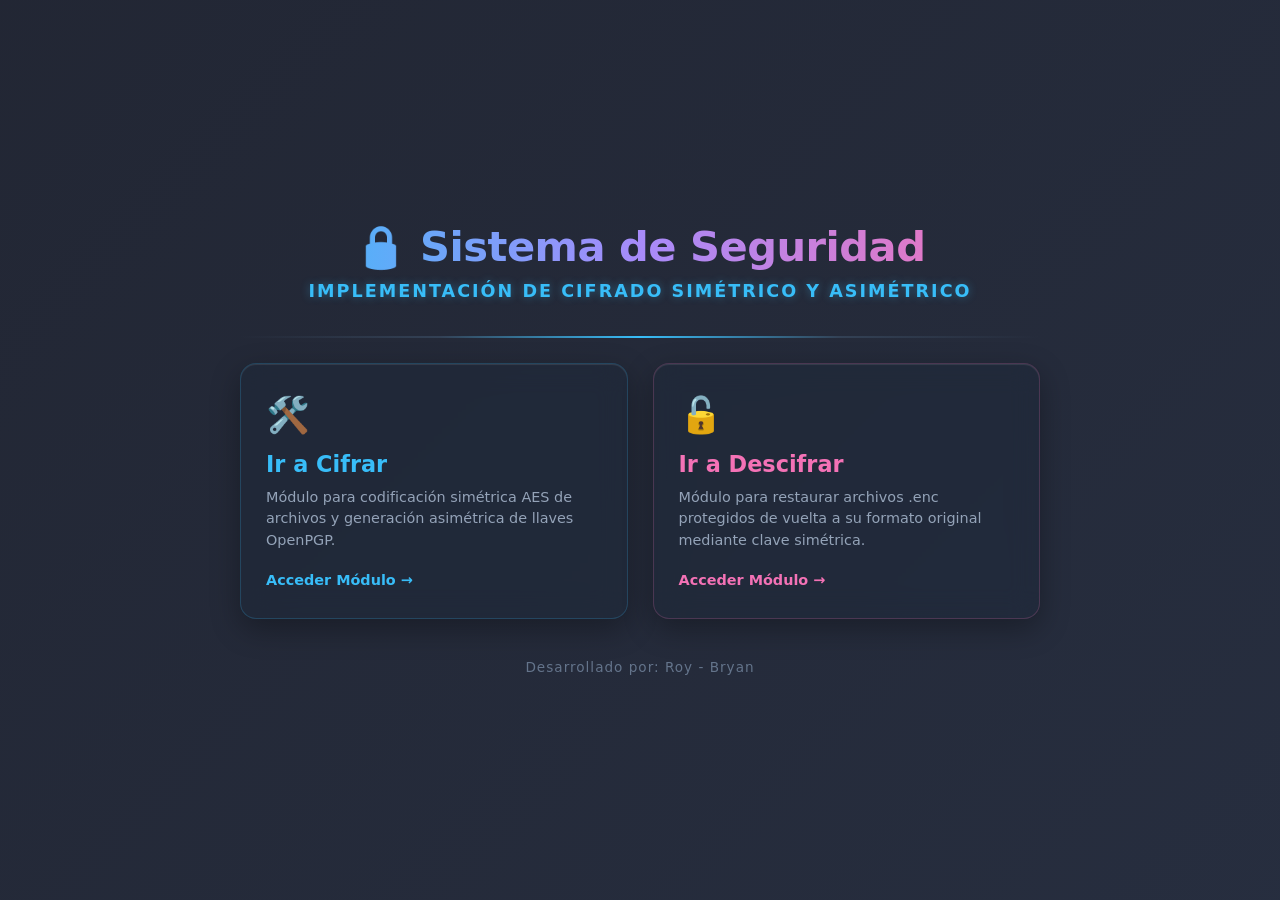
<file: Index.html>
<!DOCTYPE html>
<html lang="es">
<head>
    <meta charset="UTF-8">
    <meta name="viewport" content="width=device-width, initial-scale=1.0">
    <title>Sistema de Seguridad - Inicio</title>
    <link rel="stylesheet" href="Style.css">
</head>
<body>

    <div class="container-app">
        <div class="main-header-neon">
            <h1>🔒 Sistema de Seguridad</h1>
            <p class="subtitle-neon">Implementación de Cifrado Simétrico y Asimétrico</p>
        </div>
        
        <hr>

        <div class="menu-grid">
            
            <a href="Cifrado.html" class="menu-box neon-cyan">
                <div class="box-icon">🛠️</div>
                <h3>Ir a Cifrar</h3>
                <p>Módulo para codificación simétrica AES de archivos y generación asimétrica de llaves OpenPGP.</p>
                <span class="action-tag">Acceder Módulo →</span>
            </a>

            <a href="Decifrado.html" class="menu-box neon-magenta">
                <div class="box-icon">🔓</div>
                <h3>Ir a Descifrar</h3>
                <p>Módulo para restaurar archivos .enc protegidos de vuelta a su formato original mediante clave simétrica.</p>
                <span class="action-tag">Acceder Módulo →</span>
            </a>

        </div>

        <footer class="footer-credits">
            <p>Desarrollado por: Roy - Bryan</p>
        </footer>
    </div>

</body>
</html>
</file>
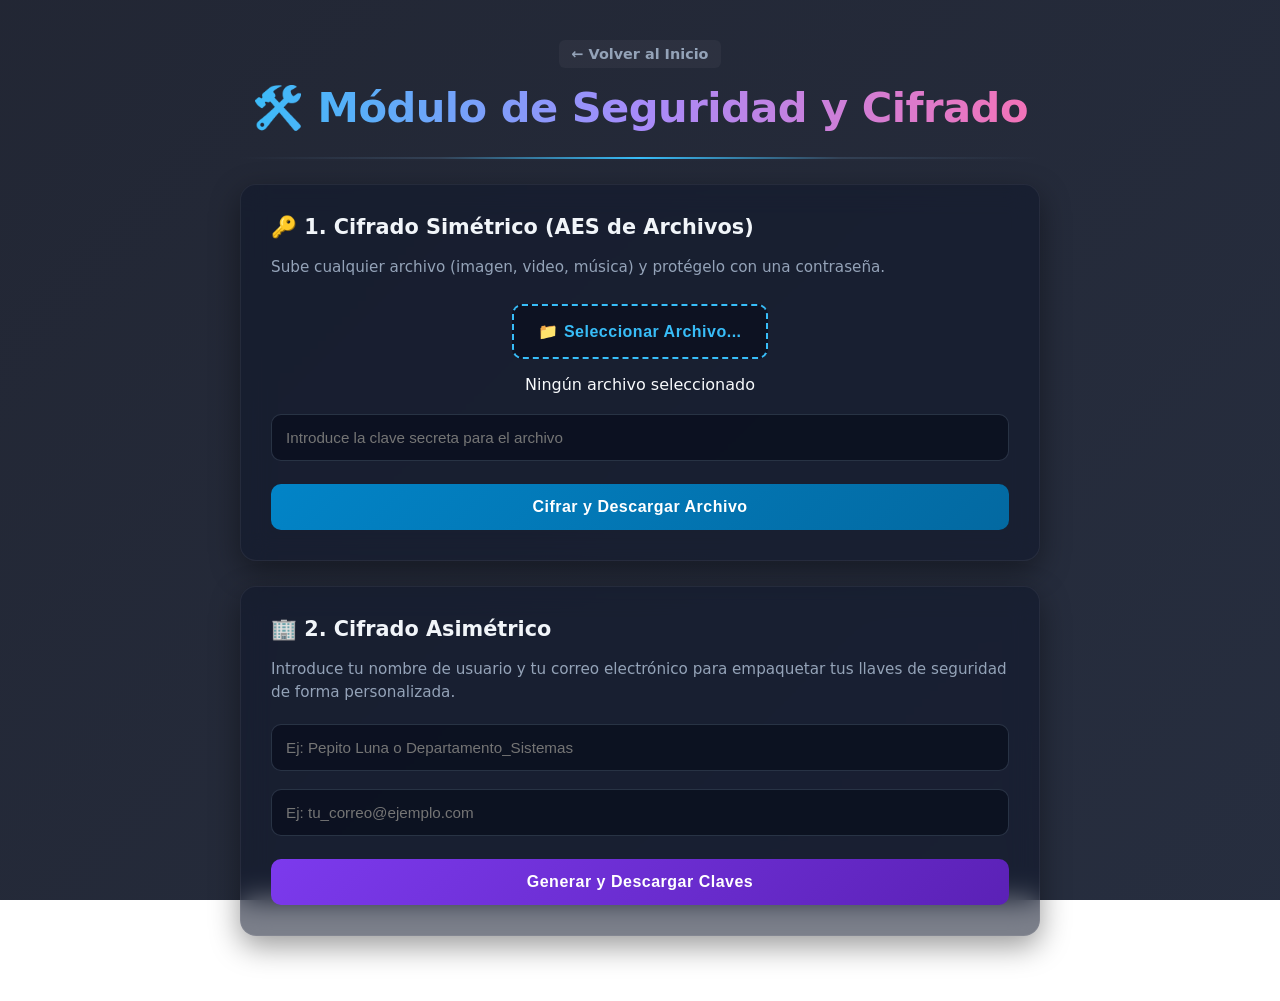
<file: Cifrado.html>
<!DOCTYPE html>
<html lang="es">

<head>
    <meta charset="UTF-8">
    <meta name="viewport" content="width=device-width, initial-scale=1.0">
    <title>Cifrado de Información</title>
    <link rel="stylesheet" href="Style.css">
</head>

<body>

    <div class="container-app">
        <a href="Index.html" class="back-link">← Volver al Inicio</a>
        <h1>🛠️ Módulo de Seguridad y Cifrado</h1>
        <hr>

        <div class="card">
            <h2>🔑 1. Cifrado Simétrico (AES de Archivos)</h2>
            <p class="description">Sube cualquier archivo (imagen, video, música) y protégelo con una contraseña.</p>

            <div style="text-align: center; margin-bottom: 20px;">
                <button type="button" class="btn-select" onclick="document.getElementById('file-to-encrypt').click()">
                    📁 Seleccionar Archivo...
                </button>
                <input type="file" id="file-to-encrypt" style="display: none;" onchange="actualizarNombreCifrar()">
                <p id="file-name-encrypt" class="file-status">Ningún archivo seleccionado</p>
            </div>

            <input type="text" id="aes-key" placeholder="Introduce la clave secreta para el archivo">
            <button onclick="cifrarArchivoAES()">Cifrar y Descargar Archivo</button>
        </div>

        <div class="card">
            <h2>🏢 2. Cifrado Asimétrico</h2>
            <p class="description">Introduce tu nombre de usuario y tu correo electrónico para empaquetar tus llaves de
                seguridad de forma personalizada.</p>

            <input type="text" id="rsa-alias" placeholder="Ej: Pepito Luna o Departamento_Sistemas">

            <input type="text" id="rsa-email" placeholder="Ej: tu_correo@ejemplo.com">

            <button onclick="generarYDescargarLlavesRSA()" class="btn-secondary">Generar y Descargar Claves</button>
        </div>
    </div>

    <script src="Scrip.js"></script>
</body>

</html>
</file>
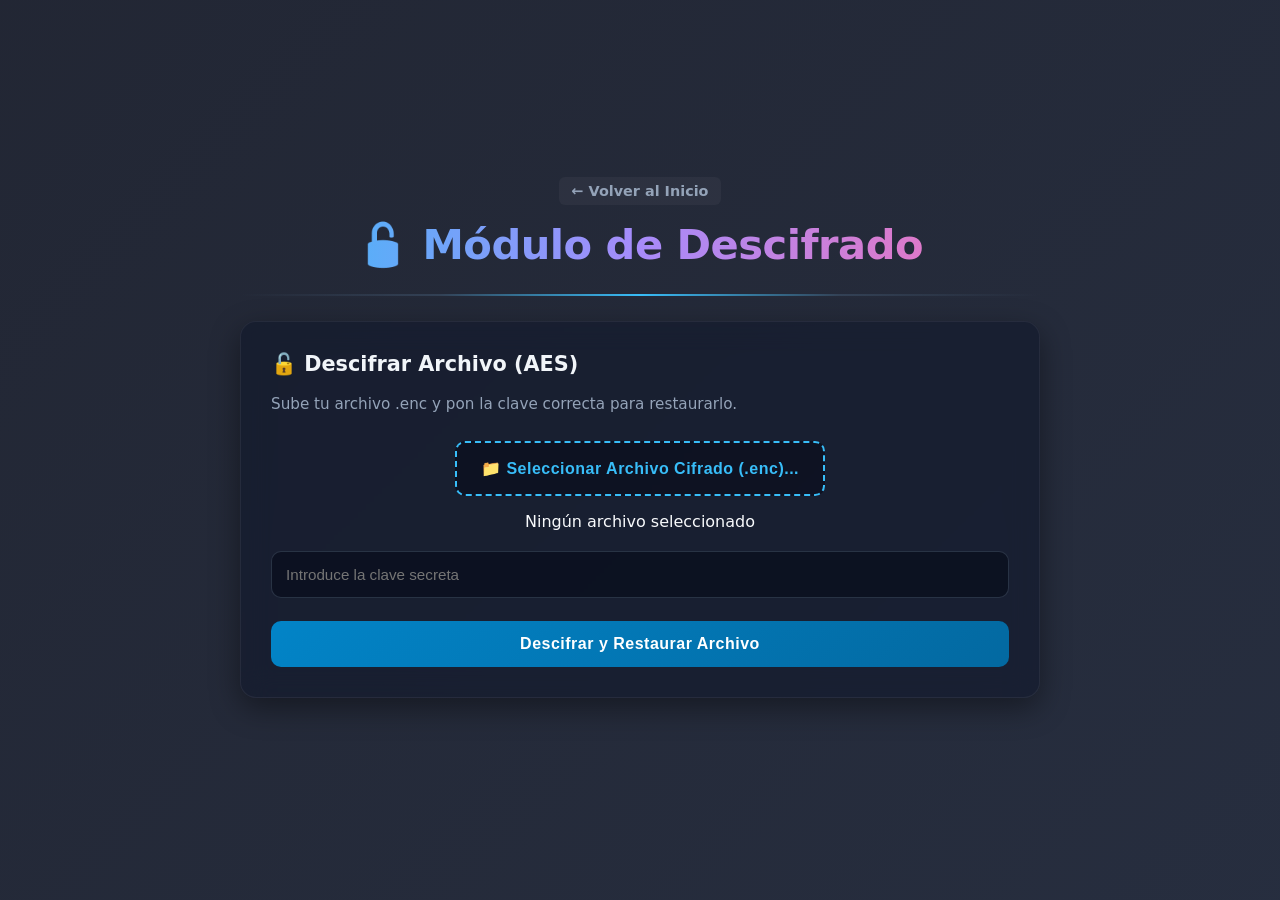
<file: Decifrado.html>
<!DOCTYPE html>
<html lang="es">
<head>
    <meta charset="UTF-8">
    <meta name="viewport" content="width=device-width, initial-scale=1.0">
    <title>Descifrado de Información</title>
    <link rel="stylesheet" href="Style.css">
</head>
<body>

    <div class="container-app">
        <a href="Index.html" class="back-link">← Volver al Inicio</a>
        <h1>🔓 Módulo de Descifrado</h1>
        <hr>

        <div class="card">
            <h2>🔓 Descifrar Archivo (AES)</h2>
            <p class="description">Sube tu archivo .enc y pon la clave correcta para restaurarlo.</p>
            
            <div style="text-align: center; margin-bottom: 20px;">
                <button type="button" class="btn-select" onclick="document.getElementById('file-to-decrypt').click()">
                    📁 Seleccionar Archivo Cifrado (.enc)...
                </button>
                <input type="file" id="file-to-decrypt" style="display: none;" onchange="actualizarNombreDescifrar()">
                <p id="file-name-decrypt" class="file-status">Ningún archivo seleccionado</p>
            </div>

            <input type="text" id="aes-key-input" placeholder="Introduce la clave secreta">
            <button onclick="descifrarArchivoAES()">Descifrar y Restaurar Archivo</button>
        </div>
    </div>

    <script src="Scrip.js"></script>
</body>
</html>
</file>
<file: Style.css>
/* ==========================================================================
   🎨 INTERFAZ PREMIUM CYBERPUNK - GLASSMORPHISM & NEÓN MULTICOLOR
   ========================================================================== */

body {
    font-family: 'Segoe UI', system-ui, -apple-system, sans-serif;
    background: linear-gradient(135deg, rgba(10, 15, 30, 0.9), rgba(15, 23, 42, 0.9)), 
                url('https://4kwallpapers.com/images/walls/thumbs_2t/19924.png');
    background-size: cover;
    background-position: center;
    background-repeat: no-repeat;
    background-attachment: fixed;
    color: #f8fafc;
    text-align: center;
    margin: 0;
    padding: 0;
    display: flex;
    justify-content: center;
    align-items: center;
    min-height: 100vh;
}

/* Contenedor estructural */
.container-app {
    width: 95%;
    max-width: 800px;
    padding: 40px 20px;
    animation: fadeIn 0.8s ease-out;
}

/* 🌟 Cabecera de Inicio Estilo Neón */
.main-header-neon {
    padding: 10px;
    margin-bottom: 20px;
}

h1 {
    background: linear-gradient(to right, #38bdf8, #a78bfa, #f472b6);
    -webkit-background-clip: text;
    -webkit-text-fill-color: transparent;
    font-size: 2.6rem;
    font-weight: 800;
    margin: 0 0 10px 0;
    letter-spacing: -0.5px;
}

.subtitle-neon {
    color: #38bdf8;
    font-weight: 600;
    font-size: 1.1rem;
    text-transform: uppercase;
    letter-spacing: 2px;
    text-shadow: 0 0 8px rgba(56, 189, 248, 0.4);
    margin: 0;
}

h2 {
    color: #f1f5f9;
    font-size: 1.3rem;
    margin-top: 0;
    font-weight: 600;
}

hr {
    border: 0;
    height: 2px;
    background: linear-gradient(to right, transparent, #334155, #38bdf8, #334155, transparent);
    margin: 25px 0;
}

.description {
    color: #94a3b8;
    font-size: 0.95rem;
    margin-bottom: 20px;
    line-height: 1.5;
}

/* 🔮 MENÚ EN REJILLA (INDEX) */
.menu-grid {
    display: grid;
    grid-template-columns: repeat(auto-fit, minmax(280px, 1fr));
    gap: 25px;
    margin-top: 20px;
}

/* Base de los Paneles de Vidrio del Index */
.menu-box {
    background: rgba(30, 41, 59, 0.45);
    backdrop-filter: blur(14px);
    -webkit-backdrop-filter: blur(14px);
    border-radius: 16px;
    padding: 30px 25px;
    text-align: left;
    text-decoration: none;
    color: white;
    display: flex;
    flex-direction: column;
    box-shadow: 0 10px 30px rgba(0, 0, 0, 0.3), inset 0 1px 1px rgba(255, 255, 255, 0.1);
    transition: all 0.35s cubic-bezier(0.4, 0, 0.2, 1);
}

.box-icon {
    font-size: 2.2rem;
    margin-bottom: 15px;
}

.menu-box h3 {
    margin: 0 0 10px 0;
    font-size: 1.4rem;
    font-weight: 700;
}

.menu-box p {
    color: #94a3b8;
    font-size: 0.9rem;
    line-height: 1.5;
    margin: 0 0 20px 0;
    flex-grow: 1;
}

.action-tag {
    font-weight: 700;
    font-size: 0.9rem;
    transition: transform 0.2s ease;
}

/* 🟢 Variante Neón Cian (Cifrado) */
.neon-cyan {
    border: 1px solid rgba(56, 189, 248, 0.2);
}
.neon-cyan h3, .neon-cyan .action-tag { color: #38bdf8; }

.neon-cyan:hover {
    transform: translateY(-6px);
    border-color: #38bdf8;
    box-shadow: 0 15px 35px rgba(0, 0, 0, 0.4), 0 0 20px rgba(56, 189, 248, 0.3);
}
.neon-cyan:hover .action-tag { transform: translateX(5px); }

/* 🔴 Variante Neón Magenta (Descifrado) */
.neon-magenta {
    border: 1px solid rgba(244, 114, 182, 0.2);
}
.neon-magenta h3, .neon-magenta .action-tag { color: #f472b6; }

.neon-magenta:hover {
    transform: translateY(-6px);
    border-color: #f472b6;
    box-shadow: 0 15px 35px rgba(0, 0, 0, 0.4), 0 0 20px rgba(244, 114, 182, 0.3);
}
.neon-magenta:hover .action-tag { transform: translateX(5px); }

/* 🔮 TARJETAS INTERNAS (PÁGINAS SECUNDARIAS) */
.card {
    background: rgba(15, 23, 42, 0.55);
    backdrop-filter: blur(14px);
    -webkit-backdrop-filter: blur(14px);
    border: 1px solid rgba(255, 255, 255, 0.06);
    border-radius: 16px;
    padding: 30px;
    margin-bottom: 25px;
    text-align: left;
    box-shadow: 0 10px 30px rgba(0, 0, 0, 0.4);
    transition: transform 0.3s ease, border-color 0.3s ease;
}

.card:hover {
    transform: translateY(-3px);
    border-color: rgba(167, 139, 250, 0.3);
}

/* 📁 BOTÓN SELECTOR DE ARCHIVO ACCESIBLE */
.btn-select {
    background: rgba(10, 15, 30, 0.7) !important;
    border: 2px dashed #38bdf8 !important;
    color: #38bdf8 !important;
    padding: 16px 24px !important;
    width: auto !important;
    display: inline-block;
    border-radius: 10px;
    font-weight: 600;
    transition: all 0.25s ease !important;
}
.btn-select:hover {
    background: rgba(56, 189, 248, 0.1) !important;
    box-shadow: 0 0 15px rgba(56, 189, 248, 0.2);
}

/* ⌨️ INPUTS DE TEXTO */
input[type="text"] {
    width: 100%;
    box-sizing: border-box;
    background: rgba(10, 15, 30, 0.8);
    border: 1px solid rgba(71, 85, 105, 0.5);
    border-radius: 10px;
    color: #ffffff;
    padding: 14px;
    font-size: 0.95rem;
    margin-bottom: 18px;
    transition: all 0.3s ease;
}
input[type="text"]:focus {
    outline: none;
    border-color: #38bdf8;
    box-shadow: 0 0 12px rgba(56, 189, 248, 0.25);
}

/* ⚡ BOTONES OPERATIVOS */
button {
    width: 100%;
    padding: 14px;
    border: none;
    background: linear-gradient(135deg, #0284c7, #0369a1);
    color: white;
    font-size: 16px;
    font-weight: 700;
    border-radius: 10px;
    cursor: pointer;
    margin-top: 5px;
    letter-spacing: 0.5px;
    transition: all 0.3s cubic-bezier(0.4, 0, 0.2, 1);
}
button:hover {
    background: linear-gradient(135deg, #38bdf8, #0284c7);
    box-shadow: 0 0 20px rgba(56, 189, 248, 0.4);
    transform: translateY(-1px);
}

.btn-secondary {
    background: linear-gradient(135deg, #7c3aed, #5b21b6);
}
.btn-secondary:hover {
    background: linear-gradient(135deg, #a78bfa, #7c3aed);
    box-shadow: 0 0 20px rgba(167, 139, 250, 0.4);
}

/* 🔗 ENLACES DE RETORNO (BACK LINK) */
.back-link {
    color: #94a3b8;
    text-decoration: none;
    font-weight: 600;
    font-size: 0.9rem;
    display: inline-block;
    margin-bottom: 15px;
    transition: all 0.2s ease;
    padding: 6px 12px;
    border-radius: 6px;
    background: rgba(255, 255, 255, 0.04);
}
.back-link:hover {
    color: #38bdf8;
    background: rgba(56, 189, 248, 0.1);
}

/* 📝 PIE DE PÁGINA */
.footer-credits {
    margin-top: 40px;
    font-size: 0.85rem;
    color: #64748b;
    letter-spacing: 1px;
}

/* 🎭 ANIMACIÓN EN ENTRADA */
@keyframes fadeIn {
    from { opacity: 0; transform: translateY(12px); }
    to { opacity: 1; transform: translateY(0); }
}
</file>
